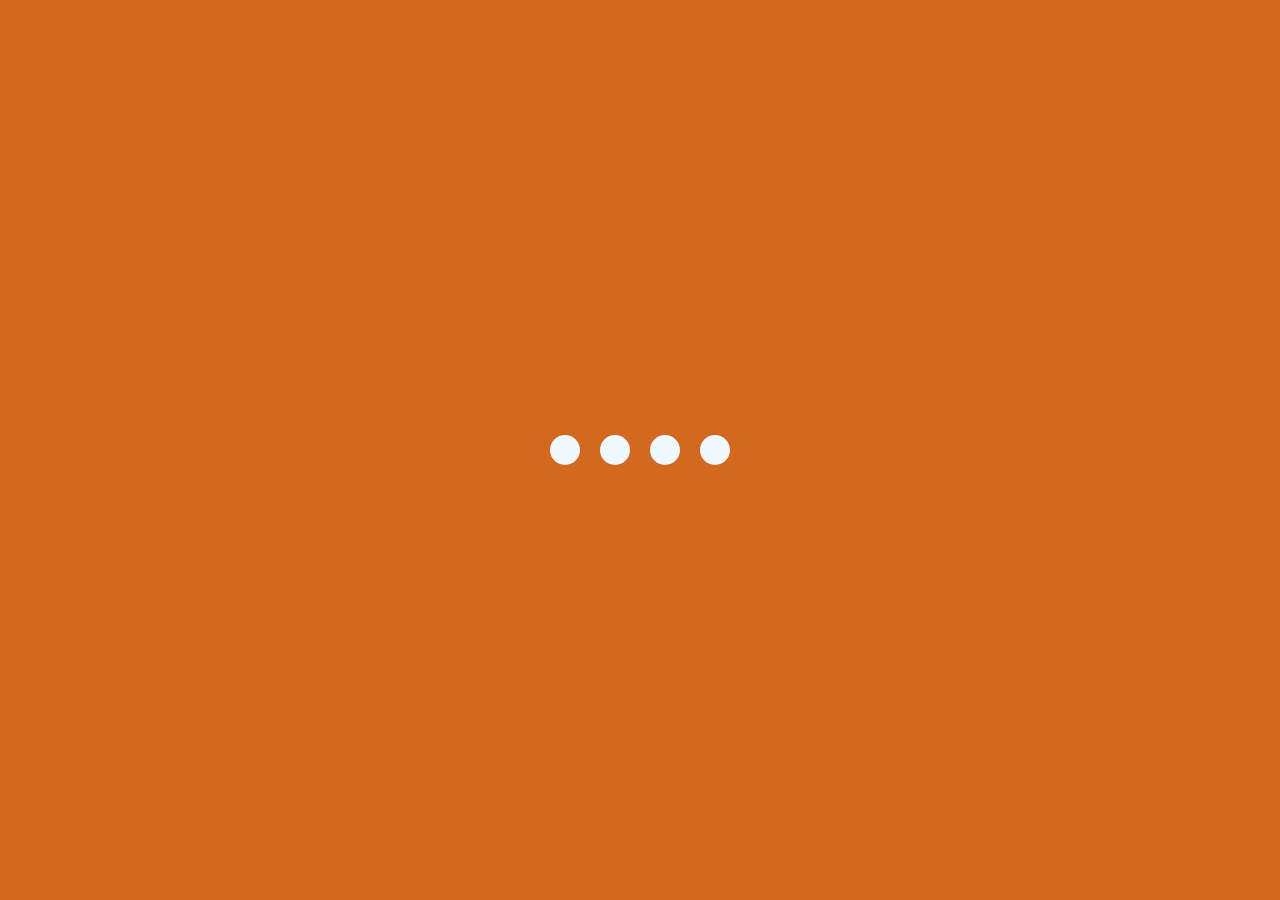
<file: 02-loading-animation/index.html>
<!DOCTYPE html>
<html lang="en">
<head>
    <meta charset="UTF-8">
    <meta name="viewport" content="width=\, initial-scale=1.0">
    <link rel="stylesheet" href="style.css">
    <title>Loading Animation</title>
</head>
<body>
    <section class="backgroud">
        <div class="loading-bar">
            <div class="load one"></div>
            <div class="load two"></div>
            <div class="load three"></div>
            <div class="load four"></div>
        </div>
    </section>
</body>
</html>
</file>
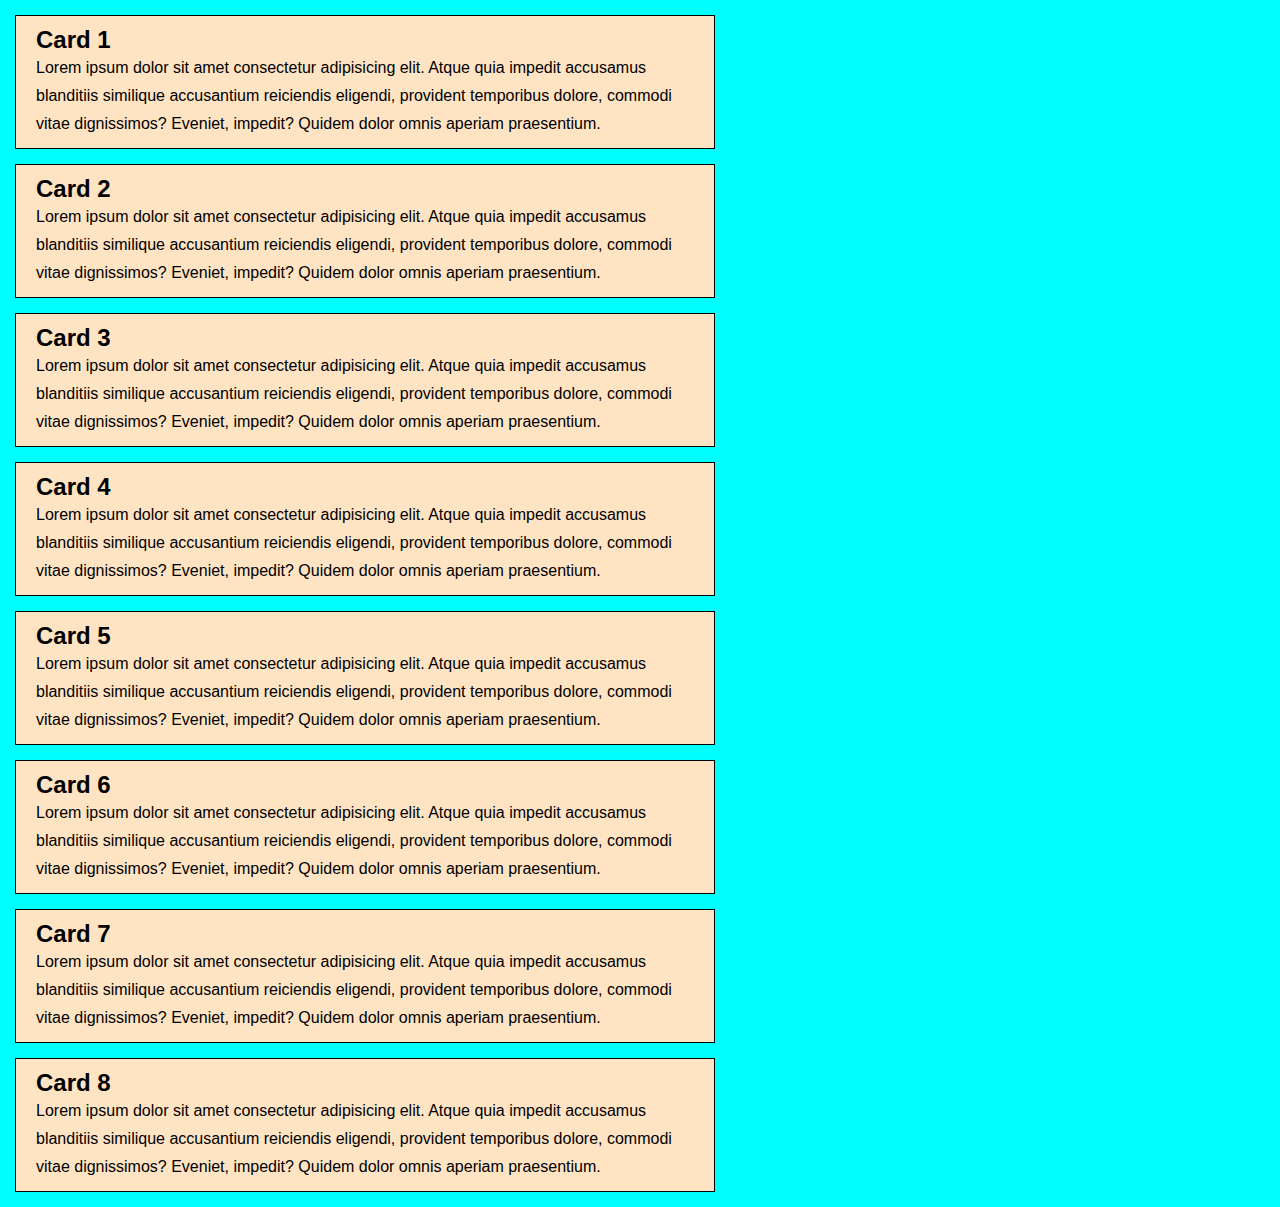
<file: 03-modern-scrollbars/index.html>
<!DOCTYPE html>
<html lang="en">

<head>
    <meta charset="UTF-8">
    <meta name="viewport" content="width=device-width, initial-scale=1.0">
    <link rel="stylesheet" href="style.css">
    <title>Document</title>
</head>

<body>
    <section>
        <div class="card">
            <h2>Card 1</h2>
            <p>Lorem ipsum dolor sit amet consectetur adipisicing elit. Atque quia impedit accusamus blanditiis
                similique accusantium reiciendis eligendi, provident temporibus dolore, commodi vitae dignissimos?
                Eveniet, impedit? Quidem dolor omnis aperiam praesentium.</p>
        </div>
        <div class="card">
            <h2>Card 2</h2>
            <p>Lorem ipsum dolor sit amet consectetur adipisicing elit. Atque quia impedit accusamus blanditiis
                similique accusantium reiciendis eligendi, provident temporibus dolore, commodi vitae dignissimos?
                Eveniet, impedit? Quidem dolor omnis aperiam praesentium.</p>
        </div>
        <div class="card">
            <h2>Card 3</h2>
            <p>Lorem ipsum dolor sit amet consectetur adipisicing elit. Atque quia impedit accusamus blanditiis
                similique accusantium reiciendis eligendi, provident temporibus dolore, commodi vitae dignissimos?
                Eveniet, impedit? Quidem dolor omnis aperiam praesentium.</p>
        </div>
        <div class="card">
            <h2>Card 4</h2>
            <p>Lorem ipsum dolor sit amet consectetur adipisicing elit. Atque quia impedit accusamus blanditiis
                similique accusantium reiciendis eligendi, provident temporibus dolore, commodi vitae dignissimos?
                Eveniet, impedit? Quidem dolor omnis aperiam praesentium.</p>
        </div>
        <div class="card">
            <h2>Card 5</h2>
            <p>Lorem ipsum dolor sit amet consectetur adipisicing elit. Atque quia impedit accusamus blanditiis
                similique accusantium reiciendis eligendi, provident temporibus dolore, commodi vitae dignissimos?
                Eveniet, impedit? Quidem dolor omnis aperiam praesentium.</p>
        </div>
        <div class="card">
            <h2>Card 6</h2>
            <p>Lorem ipsum dolor sit amet consectetur adipisicing elit. Atque quia impedit accusamus blanditiis
                similique accusantium reiciendis eligendi, provident temporibus dolore, commodi vitae dignissimos?
                Eveniet, impedit? Quidem dolor omnis aperiam praesentium.</p>
        </div>
        <div class="card">
            <h2>Card 7</h2>
            <p>Lorem ipsum dolor sit amet consectetur adipisicing elit. Atque quia impedit accusamus blanditiis
                similique accusantium reiciendis eligendi, provident temporibus dolore, commodi vitae dignissimos?
                Eveniet, impedit? Quidem dolor omnis aperiam praesentium.</p>
        </div>
        <div class="card">
            <h2>Card 8</h2>
            <p>Lorem ipsum dolor sit amet consectetur adipisicing elit. Atque quia impedit accusamus blanditiis
                similique accusantium reiciendis eligendi, provident temporibus dolore, commodi vitae dignissimos?
                Eveniet, impedit? Quidem dolor omnis aperiam praesentium.</p>
        </div>
    </section>
</body>

</html>
</file>
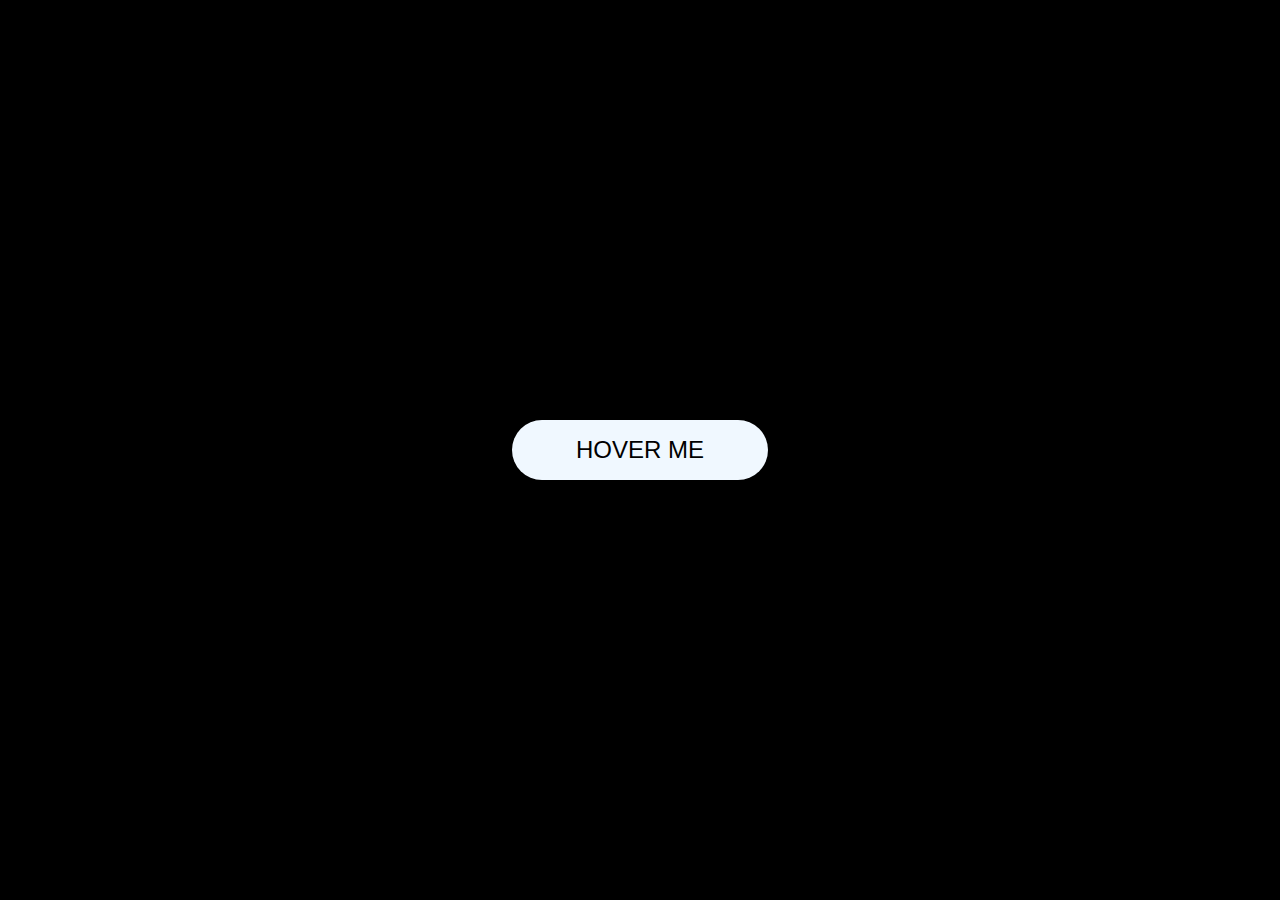
<file: 04-buttons/btn-five/index.html>
<!DOCTYPE html>
<html lang="en">
<head>
    <meta charset="UTF-8">
    <meta name="viewport" content="width=device-width, initial-scale=1.0">
    <link rel="stylesheet" href="style.css">
    <title>Button five</title>
</head>
<body>
    <section class="content">
        <a href="">Hover me</a>
    </section>
</body>
</html>
</file>
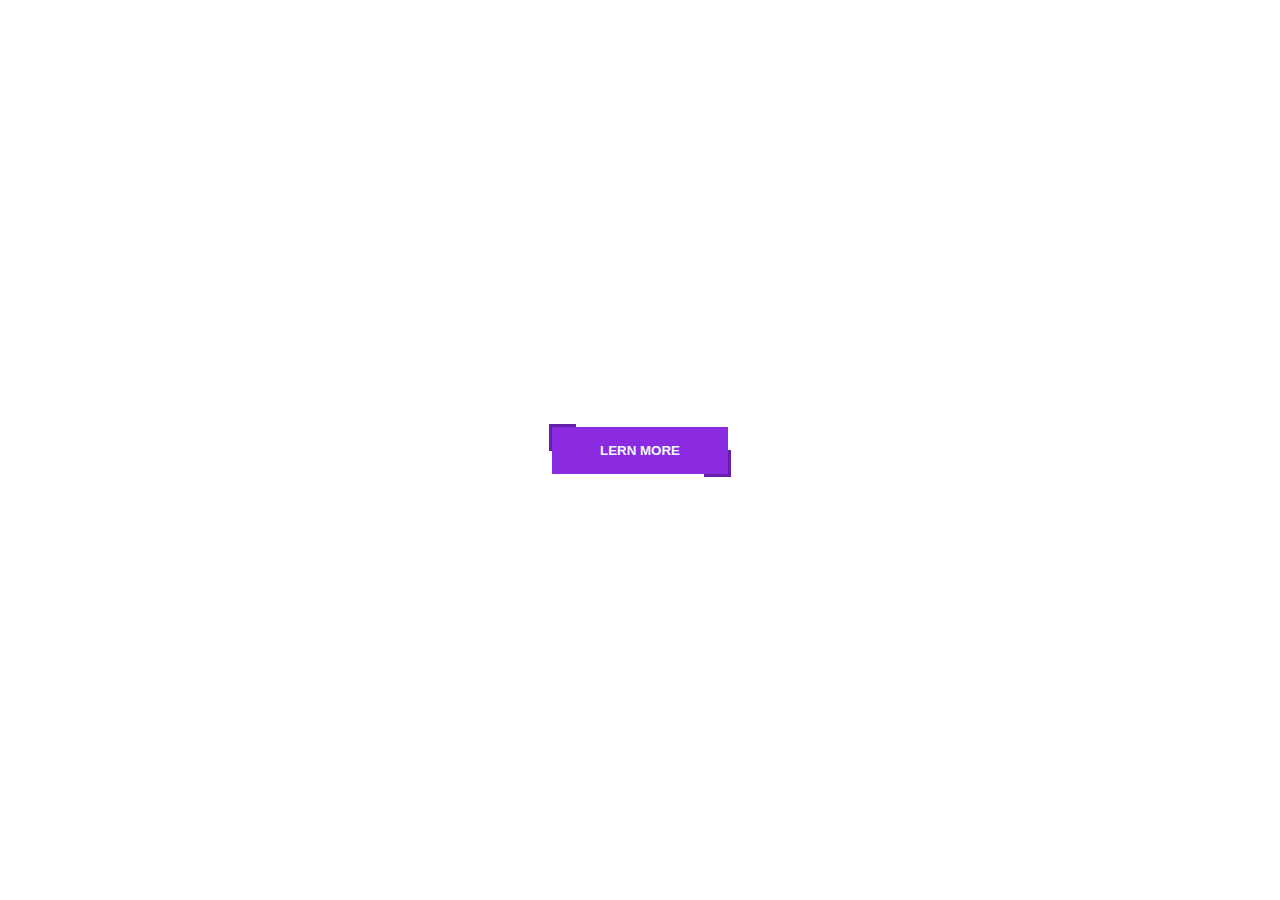
<file: 04-buttons/btn-four/index.html>
<!DOCTYPE html>
<html lang="en">
<head>
    <meta charset="UTF-8">
    <meta name="viewport" content="width=device-width, initial-scale=1.0">
    <link rel="stylesheet" href="style.css">
    <title>Button four</title>
</head>
<body>
    <section class="content">
       <button class="btn">Lern More</button>
    </section>
</body>
</html>
</file>
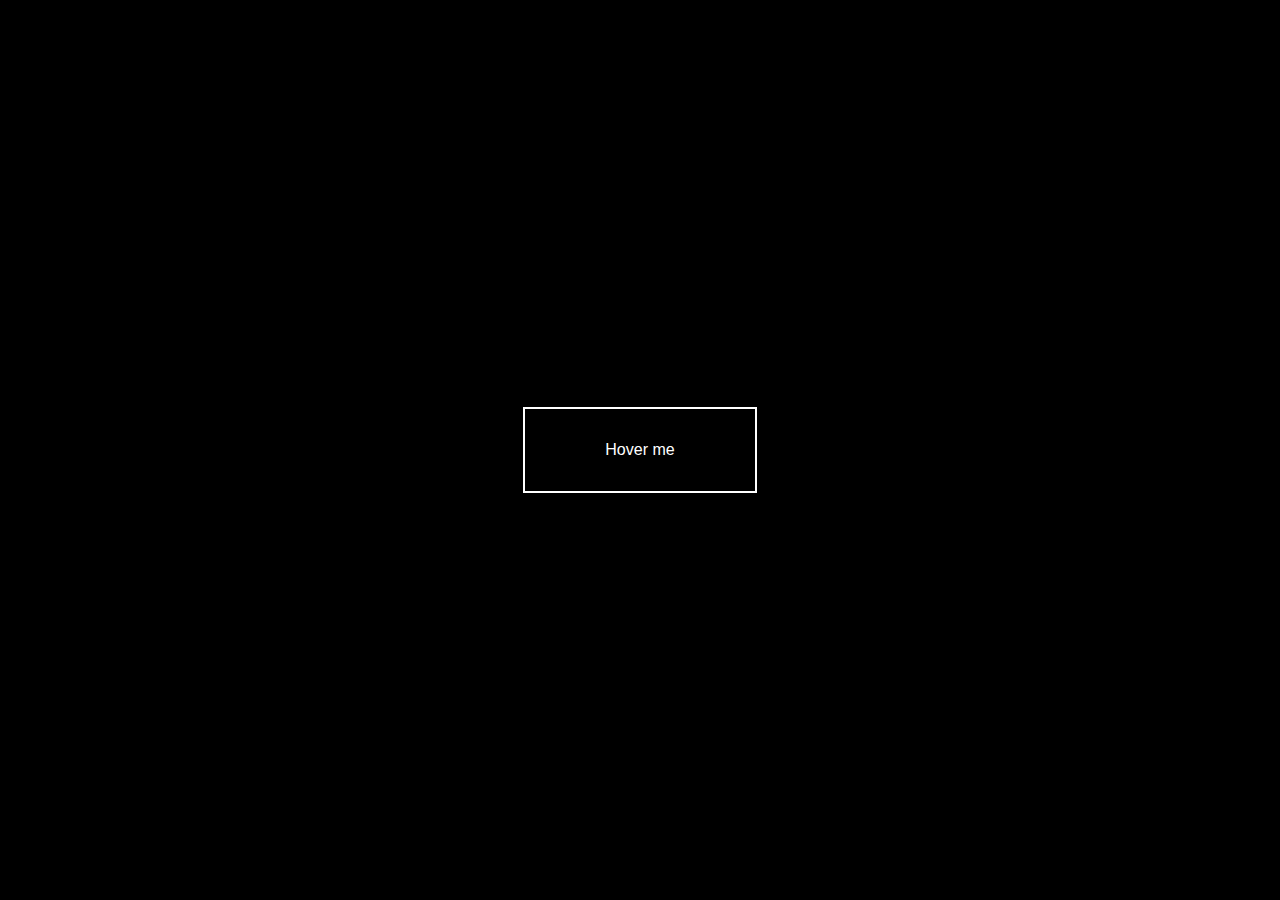
<file: 04-buttons/btn-one/index.html>
<!DOCTYPE html>
<html lang="en">
<head>
    <meta charset="UTF-8">
    <meta name="viewport" content="width=device-width, initial-scale=1.0">
    <link rel="stylesheet" href="style.css">
    <title>Button One</title>
</head>
<body>
    <section class="content">
        <a href="">Hover me</a>
    </section>
</body>
</html>
</file>
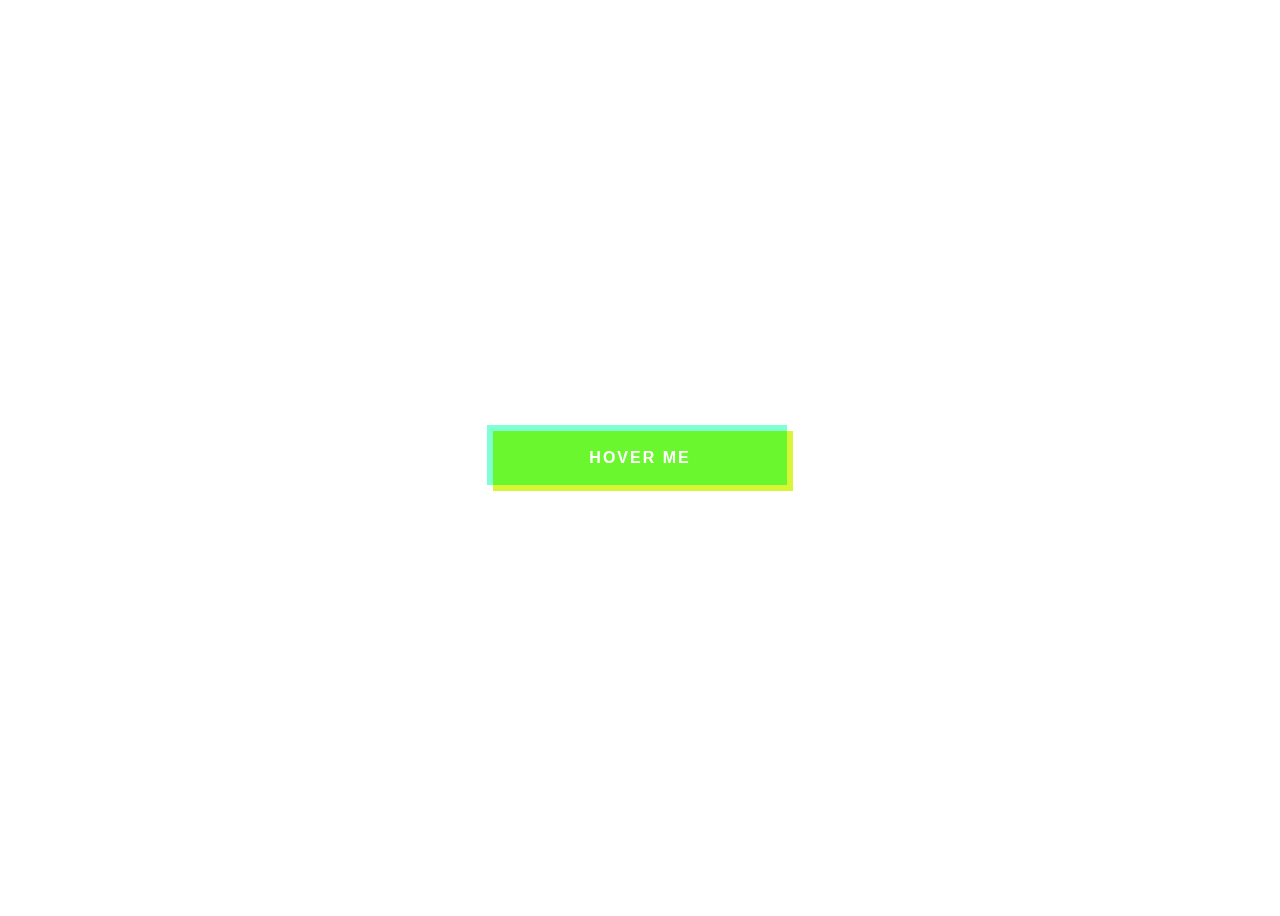
<file: 04-buttons/btn-three/index.html>
<!DOCTYPE html>
<html lang="en">
<head>
    <meta charset="UTF-8">
    <meta name="viewport" content="width=device-width, initial-scale=1.0">
    <link rel="stylesheet" href="style.css">
    <title>Button three</title>
</head>
<body>
        <a href="">Hover me</a>
</body>
</html>
</file>
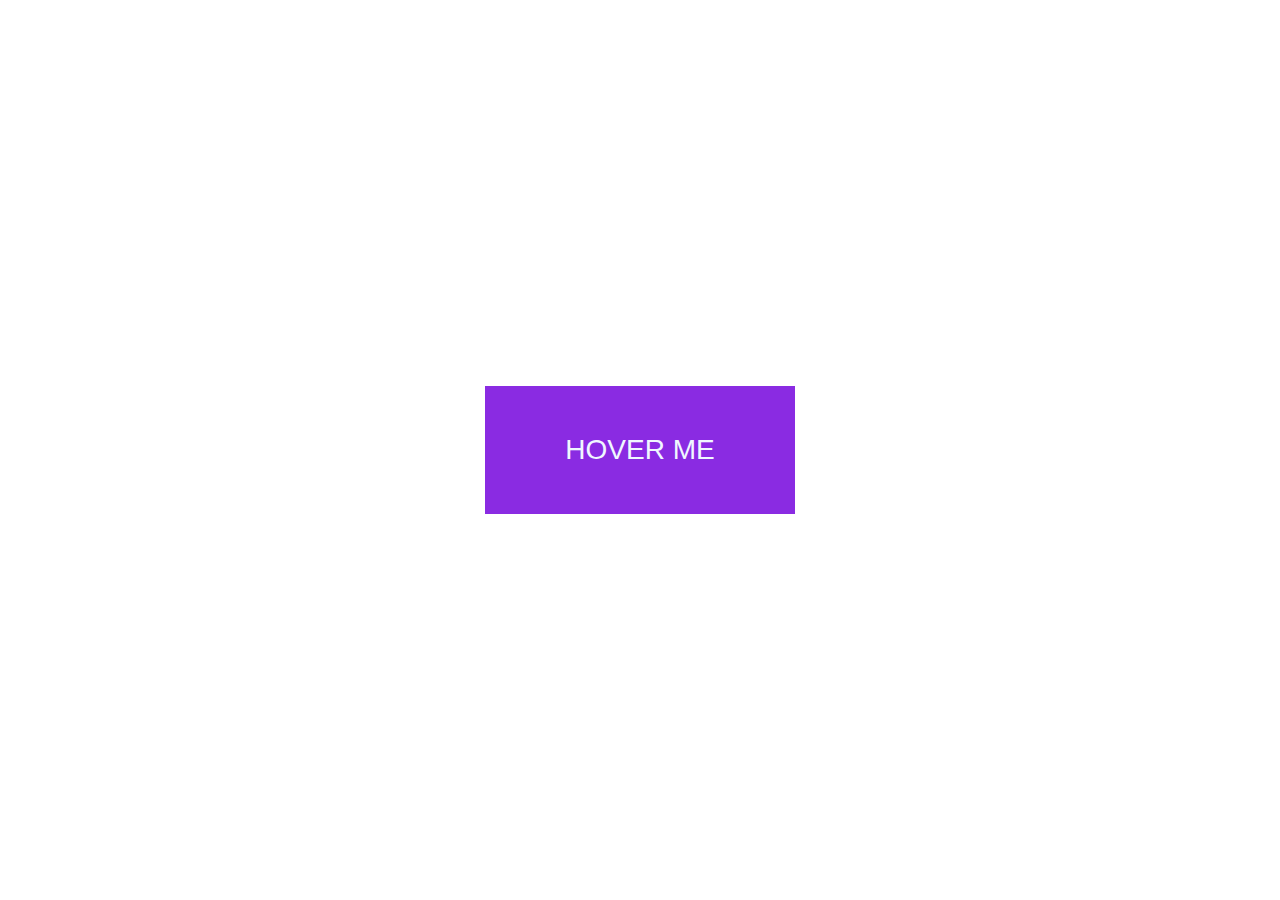
<file: 04-buttons/btn-two/index.html>
<!DOCTYPE html>
<html lang="en">
<head>
    <meta charset="UTF-8">
    <meta name="viewport" content="width=device-width, initial-scale=1.0">
    <link rel="stylesheet" href="style.css">
    <title>Button Two</title>
</head>
<body>
        <a href="">Hover me</a>
</body>
</html>
</file>
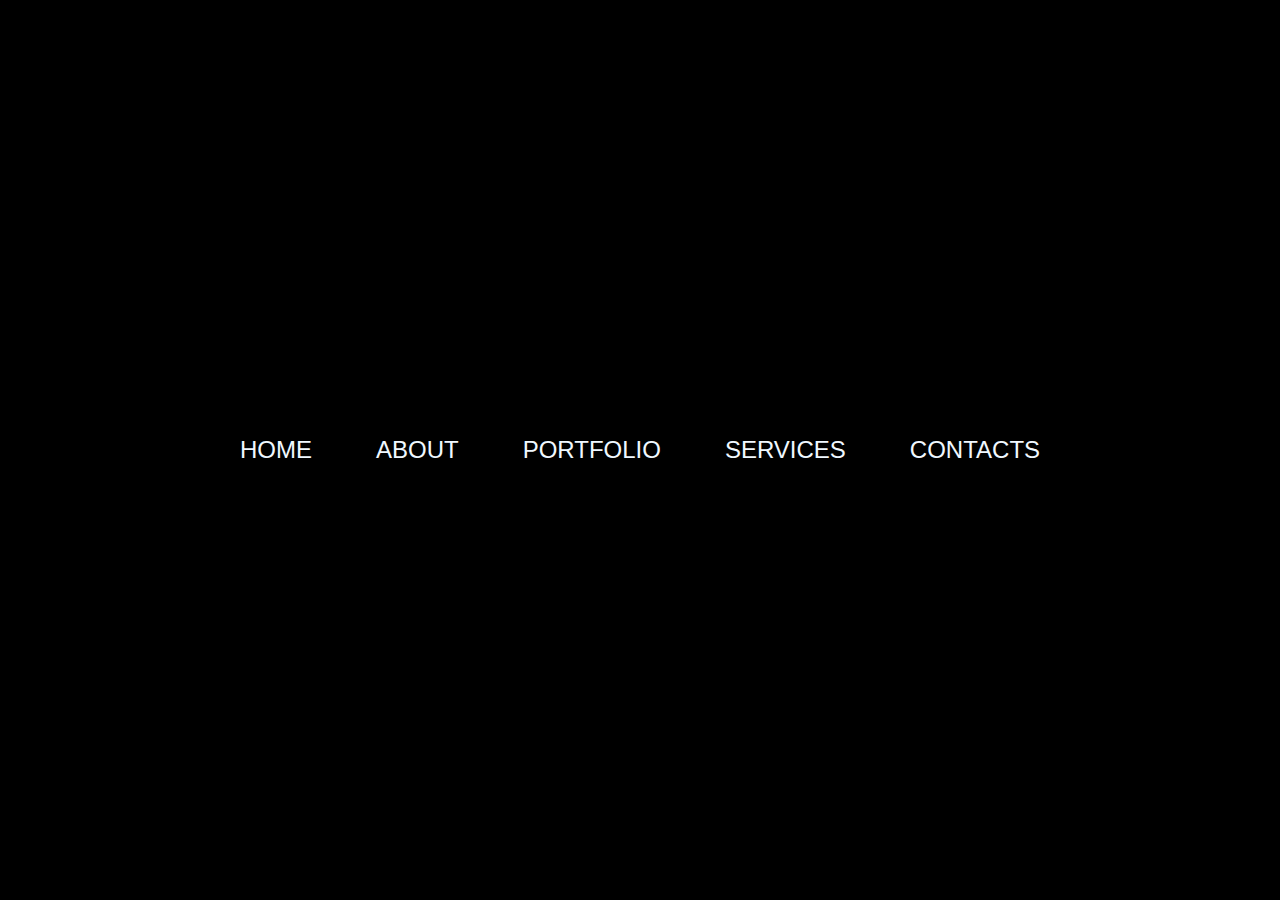
<file: 05-creative-menus/01-menu/index.html>
<!DOCTYPE html>
<html lang="en">
<head>
    <meta charset="UTF-8">
    <meta name="viewport" content="width=device-width, initial-scale=1.0">
    <link rel="stylesheet" href="style.css">
    
    <title>Document</title>
</head>
<body>
    <section class="container">
        <ul>
            <li><a href="#">Home</a></li>
            <li><a href="#">About</a></li>
            <li><a href="#">Portfolio</a></li>
            <li><a href="#">Services</a></li>
            <li><a href="#">Contacts</a></li>
        </ul>
    </section>
</body>
</html>
</file>
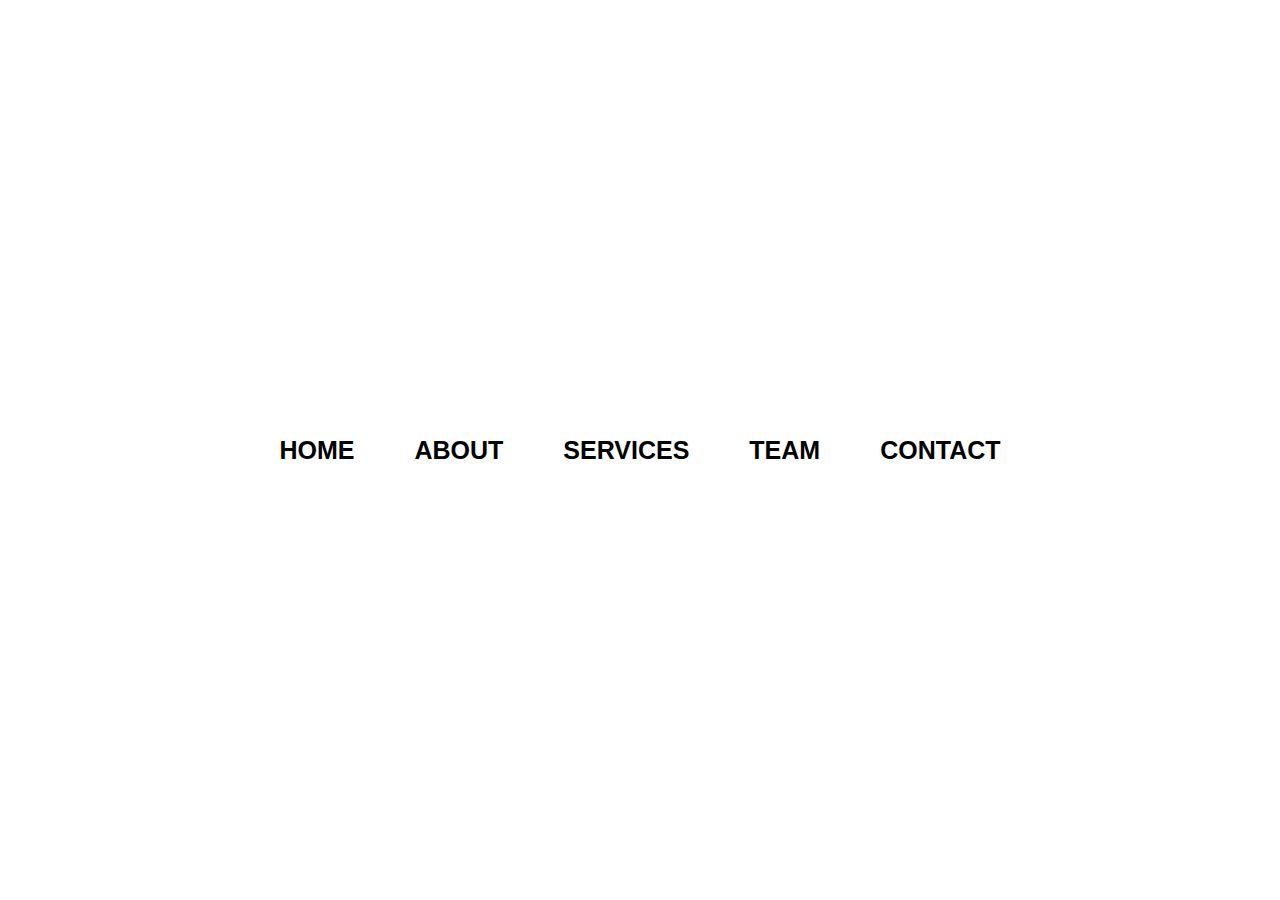
<file: 05-creative-menus/02-menu/index.html>
<!DOCTYPE html>
<html lang="en">
<head>
    <meta charset="UTF-8">
    <meta name="viewport" content="width=device-width, initial-scale=1.0">
    <link rel="stylesheet" href="style.css">
    
    <title>Document</title>
</head>
<body>
    <div class="container">
        <ul>
            <li><a class="list-items" href="">home</a></li>
            <li><a class="list-items" href="">about</a></li>
            <li><a class="list-items" href="">services</a></li>
            <li><a class="list-items" href="">team</a></li>
            <li><a class="list-items" href="">contact</a></li>
        </ul>
    </div>
</body>
</html>
</file>
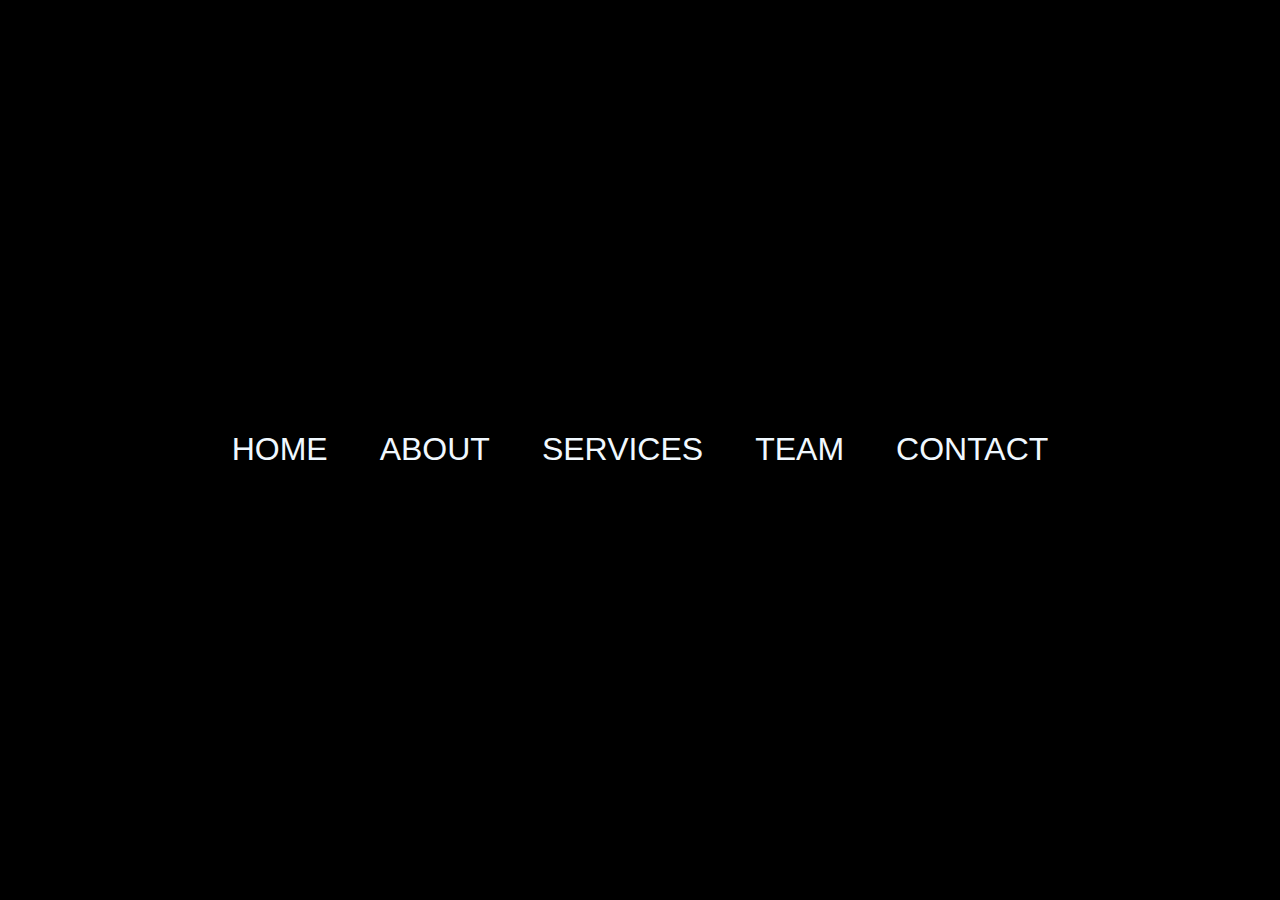
<file: 05-creative-menus/03-menu/index.html>
<!DOCTYPE html>
<html lang="en">
<head>
    <meta charset="UTF-8">
    <meta name="viewport" content="width=device-width, initial-scale=1.0">
    <link rel="stylesheet" href="style.css">
    
    <title>Document</title>
</head>
<body>

    <div class="container">
        <ul>
            <li><a href="" class="list-items">Home</a></li>
            <li><a href="" class="list-items">About</a></li>
            <li><a href="" class="list-items">Services</a></li>
            <li><a href="" class="list-items">Team</a></li>
            <li><a href="" class="list-items">Contact</a></li>
        </ul>
    </div>
    
</body>
</html>
</file>
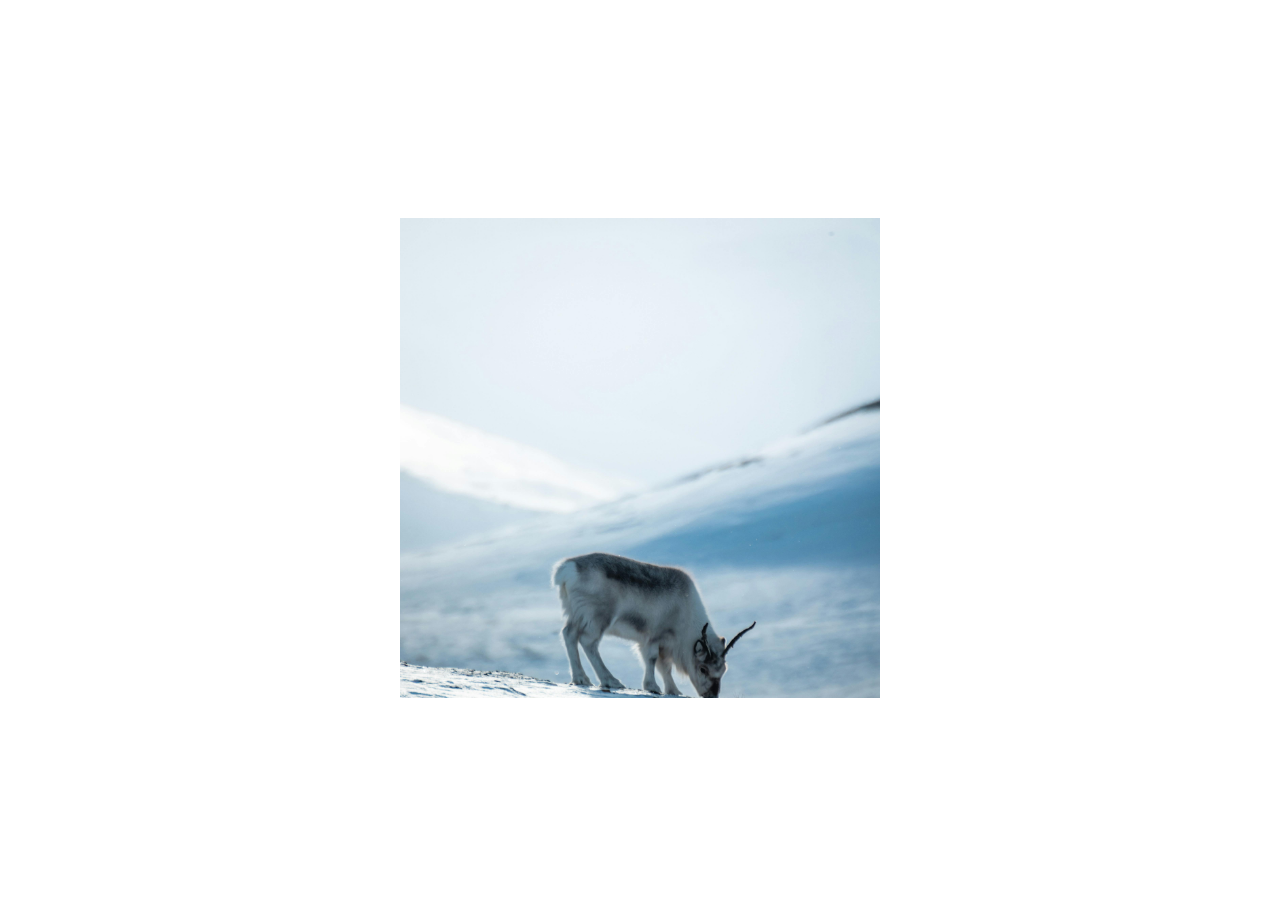
<file: 06-image-effect/01-effect/index.html>
<!DOCTYPE html>
<html lang="en">
<head>
    <meta charset="UTF-8">
    <meta name="viewport" content="width=device-width, initial-scale=1.0">
    <link rel="stylesheet" href="style.css">
    
    <title>Document</title>
</head>
<body>

    <section class="container">
        <img src="pexels-tomas-malik-793526-26690666.jpg" alt="">
        <article class="content">
            <h1>Welcome to the real world!❤️</h1>
            <h4>Write your content here!😊</h4>
        </article>
    </section>
    
</body>
</html>
</file>
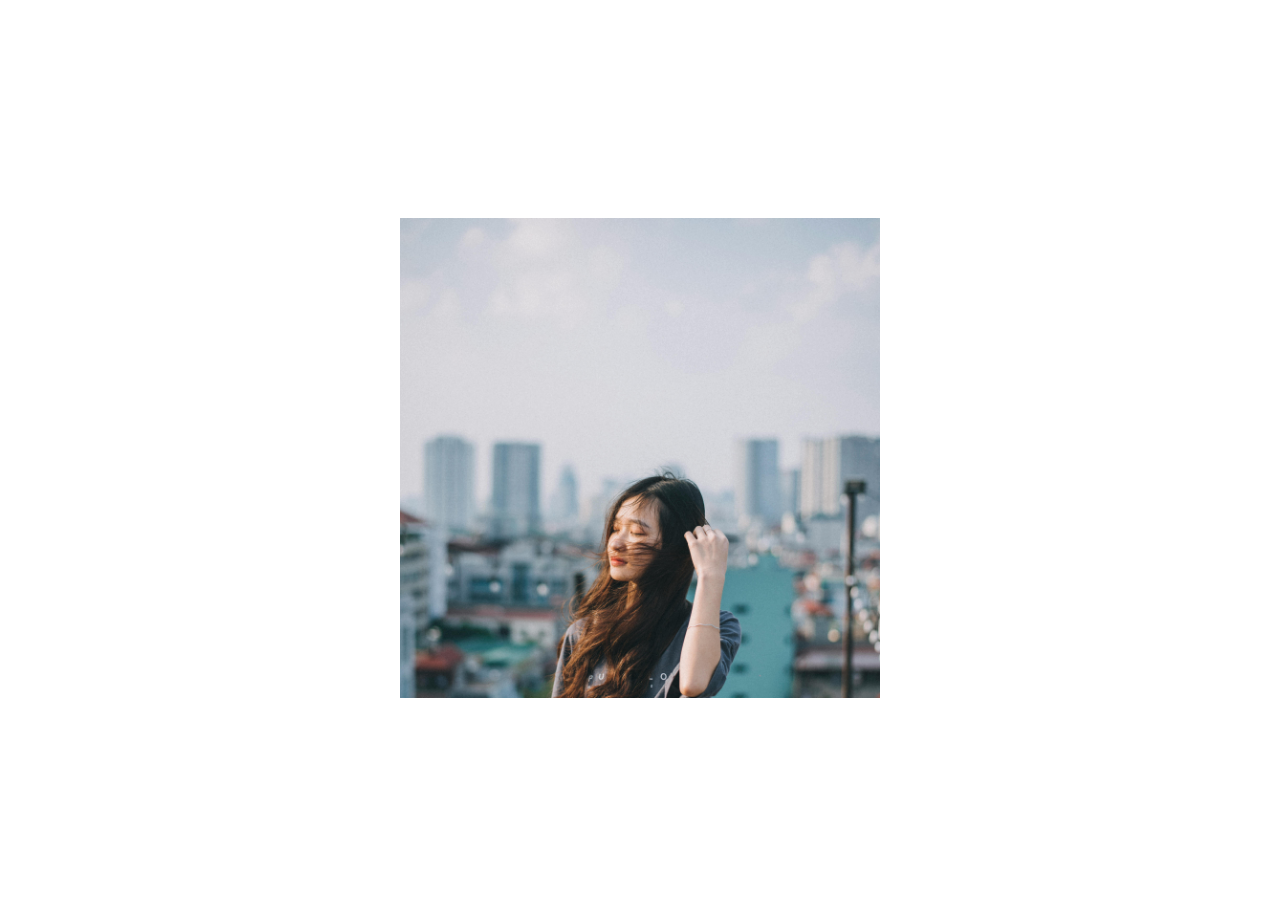
<file: 06-image-effect/02-effect/index.html>
<!DOCTYPE html>
<html lang="en">
<head>
    <meta charset="UTF-8">
    <meta name="viewport" content="width=device-width, initial-scale=1.0">
   <link rel="stylesheet" href="style.css">
    <title>Document</title>
</head>
<body>
    <section class="container">
        <img src="pexels-chuotanhls-17881368.jpg" alt="">
        <article class="content">
            <h1>Natural Beauty 💕</h1>
            <h4>Content here 👌</h4>
        </article>
    </section>
</body>
</html>
</file>
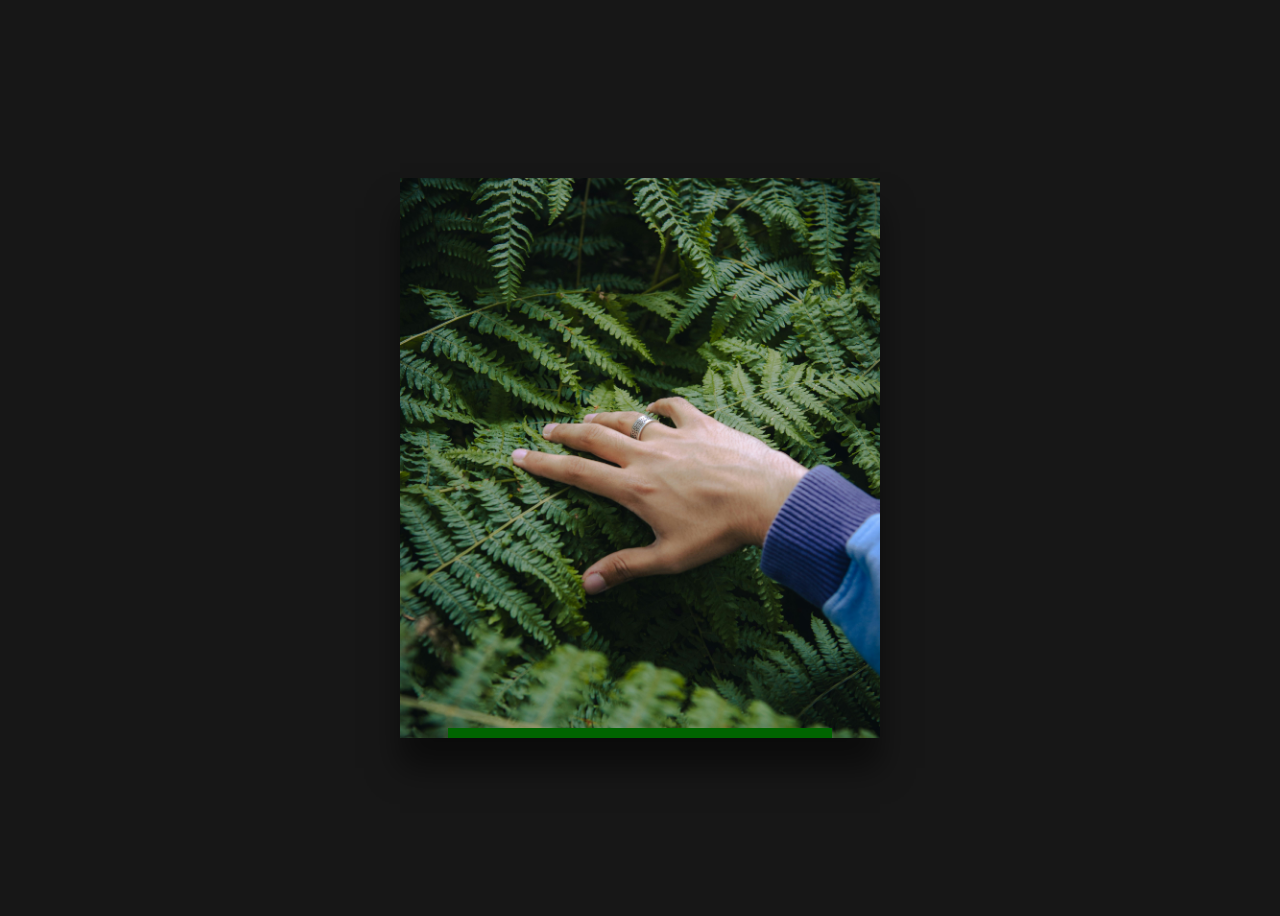
<file: 06-image-effect/03-effect/index.html>
<!DOCTYPE html>
<html lang="en">

<head>
    <meta charset="UTF-8">
    <meta name="viewport" content="width=device-width, initial-scale=1.0">
    <link rel="stylesheet" href="style.css">
    <title>Document</title>
</head>

<body>
    <section class="card">
        <div class="img-container">
            <img src="pexels-tnp-1464613945-27049323.jpg" alt="">
        </div>

        <section class="content">
            <h3>Real Life💕</h3>
            <p>Lorem ipsum dolor sit amet consectetur adipisicing elit. Ipsa, asperiores?</p>
            <a href="">Lern More</a>
        </section>
    </section>


</body>

</html>
</file>
<file: 02-loading-animation/style.css>
*{
    padding: 0;
    margin: 0;
    box-sizing: border-box;
}

body{
    background-color: chocolate;
}

.backgroud{
    display: flex;
    justify-content: center;
    align-items: center;
    min-height: 100vh;
}

.backgroud .loading-bar{
    display: flex;
    justify-content: space-between;
    padding: 0 20px;
}


.loading-bar .load{
    background: aliceblue;
    width: 30px;
    height: 30px;
    border-radius: 50px;
    margin: 0 10px;
    animation: load-animation 0.8s ease infinite;
}

.loading-bar .load.one{
    animation-delay: 0.3s;
}

.loading-bar .load.two{
    animation-delay: 0.4s;
}

.loading-bar .load.three{
    animation-delay: 0.5s;
}

@keyframes load-animation{

    0%{
        width: 30px;
        height: 30px;
    }
    50%{
        width: 20px;
        height: 20px;
    }
}
</file>
<file: 03-modern-scrollbars/style.css>
*{
    padding: 0;
    margin: 0;
    box-sizing: border-box;
    font-family: sans-serif;
}

body{
    background-color: aqua;
    
}

.card{
    width: 700px;
    background-color: bisque;
    line-height: 28px;
    border: 1px solid black;
    padding:10px 20px;
    margin: 15px;
}

::-webkit-scrollbar{
    background-color: transparent;
    width: 7px;
}

::-webkit-scrollbar-thumb{
    background-color: blueviolet;
}
</file>
<file: 04-buttons/btn-five/style.css>
* {
    padding: 0;
    margin: 0;
    box-sizing: border-box;
}

.content {
    display: flex;
    justify-content: center;
    align-items: center;
    height: 100vh;
    font-family: sans-serif;
    background-color: black;
}

a {
    position: absolute;
    color: black;
    background-color: aliceblue;
    text-decoration: none;
    text-transform: uppercase;
    padding: 1rem 4rem;
    font-size: 1.5rem;
    border-radius: 100px;
    transition: all 0.2s;
}

a:before {
    content: "";
    position: absolute;
    top: 0;
    left: 0;
    width: 100%;
    height: 100%;
    background-color: aliceblue;
    border-radius: 100%;
    transition: all 1s;
    z-index: -1;
}

a:hover:before{
    transform: scaleX(1.4) scaleY(1.6);
    opacity: 0;
}

a:hover{
    transform: translateX(-3px);
    box-shadow: 0 10px 20px rgba(0, 0, 0, 0.2s);
}

a:active{
    transform: translateY(-1px);
    box-shadow: 0 5px 10px rgba(0, 0, 0, 0.2s);
}
</file>
<file: 04-buttons/btn-four/style.css>
*{
    padding: 0;
    margin: 0;
    box-sizing: border-box;
}

.content{
    display: flex;
    justify-content: center;
    align-items: center;
    height: 100vh;
    font-family: sans-serif;
}

.btn{
    padding: 1rem 3rem;
    text-transform: uppercase;
    font-weight: bold;
    background-color: blueviolet;
    color: aliceblue;
    border: none;
    position: relative;
    
}

.btn::before{
    content: "";
    position: absolute;
    top: -3px;
    left:-3px;
    height: 24px;
    width: 24px;
    border-top: solid rgb(102, 31, 168);
    border-left: solid rgb(102, 31, 168);
    transition: all 0.2s;
}

.btn:hover::before{
    height: 100%;
    width: 100%;
}

.btn::after{
    content: "";
    position: absolute;
    bottom: -3.5px;
    right: -3px;
    height: 24px;
    width: 24px;
    border-bottom: solid rgb(102, 31, 168);
    border-right: solid rgb(102, 31, 168);
    transition: all 0.2s;
}

.btn:hover::after{
    height: 100%;
    width: 100%;
}
</file>
<file: 04-buttons/btn-one/style.css>
*{
    padding: 0;
    margin: 0;
    box-sizing: border-box;
}

.content{
    background-color: black;
    height: 100vh;
    display: flex;
    justify-content: center;
    align-items: center;
    font-family: sans-serif;
}

a{
    color: #ffffff;
    text-decoration: none;
    border: 2px solid white;
    padding: 2rem 5rem;
    position: relative;
    overflow: hidden;
    transition: all 1s;
}

a:before{
    content: "DOWNLOAD";
    font-weight: bold;
    color: #000;
    position: absolute;
    left: 0;
    top: 0;
    width: 100%;
    height: 100%;
    background-color: #ffffff;
    transform: translateY(100%);
    transition: all 1s;
    display: flex;
    justify-content: center;
    align-items: center;
}

a:hover:before{
    transform: translateY(0);
}
</file>
<file: 04-buttons/btn-three/style.css>
body{
    height: 100vh;
    display: flex;
    justify-content: center;
    align-items: center;
    font-family: sans-serif;
}

a{
    text-decoration: none;
    letter-spacing:2px;
    text-transform: uppercase;
    font-weight: bold;
    background: transparent;
    width: 300px;
    height: 60px;
    display: flex;
    justify-content: center;
    align-items: center;
    position: relative;
    transition: all 0.2s;
    color: white;
    /*text-align: center;
    line-height: 60px;*/
}

a::before{
    content: "";
    position: absolute;
    top: -3px;
    left: -3px;
    width: 100%;
    height: 100%;
    background-color: aquamarine;
    z-index: -1;
    mix-blend-mode: multiply;
    transition: all 0.2s;
    transform-origin: top;
}

a::after{
    content: "";
    position: absolute;
    top: 3px;
    left: 3px;
    width: 100%;
    height: 100%;
    background-color: rgb(215, 247, 54);
    z-index: -1;
    mix-blend-mode: multiply;
    transition: all 0.2s;
    transform-origin: bottom;
}

a:hover::before{
    top: -6px;
    left: 0;
    transform: perspective(1000px) rotateX(75deg);
}

a:hover::after{
    top: 6px;
    left: 0;
    transform: perspective(1000px) rotateX(-75deg);
}

a:hover{
    color: black;
}
</file>
<file: 04-buttons/btn-two/style.css>
*{
    padding: 0;
    margin: 0;
    box-sizing: border-box;
}

body{
    font-family: sans-serif;
    display: flex;
    justify-content: center;
    align-items: center;
    height: 100vh;
}

a{
    text-transform: uppercase;
    text-decoration: none;
    background-color: blueviolet;
    color: aliceblue;
    padding: 3rem 5rem;
    font-size: 28px;
    position: relative;
}

a::before{
    content: "BUTTON";
    position: absolute;
    left: 0;
    top: 0;
    width: 100%;
    height: 100%;
    display: flex;
    justify-content: center;
    align-items: center;
    background-color: deeppink;

    transform: rotateX(270deg);
    transform-origin: top;
    transition: all  0.5s;  
}

a::after{
    content: "BUTTON";
    position: absolute;
    left: 0;
    top: 0;
    width: 100%;
    height: 100%;
    background-color: burlywood; display: flex;
    justify-content: center;
    align-items: center;

    transform: rotateX(270deg);
    transform-origin: top;
    transition: all  0.5s;
    transition-delay: 0.25s;
}

a:hover::before,
a:hover::after{
    transform: rotateX(0);
}
</file>
<file: 05-creative-menus/01-menu/style.css>
*{
    margin: 0;
    padding: 0;
    box-sizing: border-box;
}

body{
    background-color: black;
}

.container{
    height: 100vh;
    display: flex;
    justify-content: center;
    align-items: center;
}

ul{
    padding: 0;
    margin: 0;
    display: flex;
    flex-wrap: wrap;
    text-align: center;
}

ul li{
    list-style: none;
}

ul li a{
    position: relative;
    padding: 1rem 2rem;
    color: aliceblue;
    text-decoration: none;
    font-size: 24px;
    font-family: sans-serif;
    text-transform: uppercase;
}

a::before{
    content: "";
    position: absolute;
    top:0;
    left: 0;
    width: 100%;
    height: 2px;
    background-color: aliceblue;
    transform: scaleX(0);
    transition: all 1s;
    transform-origin: left;
}

ul li a:hover::before,
ul li a:hover::after{
    transform: scaleX(1);
}

a::after{
    content: "";
    position: absolute;
    right: 0;
    bottom: 0;
    width: 100%;
    height: 2px;
    background-color: aliceblue;
    transform-origin: right;
    transform: scaleX(0);
    transition: all 1s;
}
</file>
<file: 05-creative-menus/02-menu/style.css>
*{
    padding: 0;
    margin: 0;
    box-sizing: border-box;
}

.container{
    height: 100vh;
    display: flex;
    justify-content: center;
    align-items: center;
    font-family: sans-serif;
    font-size: 25px;
}

ul{
    display: flex;
}

ul li{
    list-style: none;
}

.list-items{
    position: relative;
    display: block;
    text-decoration: none;
    color: black;
    text-transform: uppercase;
    padding: 15px 30px;
    font-weight: bold;
    transition: 1s;
}

.list-items::before{
    content: "";
    position: absolute;
    top: 0;
    left: 0;
    width: 100%;
    height: 100%;
    
    opacity: 0;
    transform: scaleY(2);
    transition: 1s;
    border-top: 2px solid crimson;
    border-bottom: 2px solid crimson;
    

}

.list-items:hover::before{
    transform: scaleY(1.2);
    opacity: 1;
    
}

.list-items::after{
    content: "";
    background-color: crimson;
    position: absolute;
    top: 0;
    left: 0;
    width: 100%;
    height: 100%;
    z-index: -1;
    transition: 1s;
    transform: scale(0);
    
}

.list-items:hover::after{
    transform: scale(1);
    
}

.list-items:hover{
    color: aliceblue;
}
</file>
<file: 05-creative-menus/03-menu/style.css>
*{
    padding: 0;
    margin: 0;
    box-sizing: border-box;
}

.container{
    height: 100vh;
    display: flex;
    justify-content: center;
    align-items: center;
    font-family: sans-serif;
    background-color: black;
}

ul{
    display: flex;
}

li{
    list-style: none;
}

.list-items{
    text-decoration: none;
    color: aliceblue;
    text-transform: uppercase;
    font-size: 2rem;
    padding: 0.4rem 1rem;
    margin: 0 10px;
    position: relative;
    transition: all 0.5s;
}

.list-items::before{
    content: "";
    position: absolute;
    bottom: 12px;
    left: 12px;
    width: 12px;
    height: 12px;
    border: 3px solid white;
    border-width: 0 0 3px 3px;
    opacity: 0;
    transition: all 0.6s;
}

.list-items:hover:before{
    opacity: 1;
    bottom: -8px;
    left:-8px
}

.list-items:after{
    content: "";
    position: absolute;
    top: 0;
    right: 0;
    width: 12px;
    height: 12px;
    border: 3px solid white;
    border-width: 3px 3px 0 0;
    opacity: 0;
    transition: all 0.6s;
}

.list-items:hover::after{
    opacity: 1;
    top: -8px;
    right: -8px;
}
</file>
<file: 06-image-effect/01-effect/style.css>
body{
    height: 100vh;
    display: flex;
    justify-content: center;
    align-items: center;
    font-family: sans-serif;
}

.container{
    width: 30rem;
    height: 30rem;
    position: relative;
    overflow: hidden;
}

.container img{
    width: 100%;
    transition: all 1s;
}

.content{
    position: absolute;
    top: 0;
    left: 0;
    height: 100%;
    width: 100%;

    display: flex;
    flex-direction: column;
    justify-content: center;
    align-items: center;
    color: #fff;
    transition: all 1s;
    background: rgb(23, 23, 23);
    transform: translateX(-100%);
}

.container:hover .content{
    transform: translateX(0);

}

.container:hover img{
    transform: translateX(100%);
}
</file>
<file: 06-image-effect/02-effect/style.css>
body{
    display: flex;
    justify-content: center;
    align-items: center;
    height: 100vh;
}

.container{
    width: 30rem;
    height: 30rem;
    position: relative;
    overflow: hidden;
}

.container img{
    width: 100%;
    transition: all 0.5s;
}

.content{
    position: absolute;
    bottom: 0;
    left: 0;
    width: 100%;
    height: 25%;

    display: flex;
    flex-direction: column;
    justify-content: center;
    align-items: center;
    color: #fff;
    transition: all 0.5s;
    background: rgb(23, 23, 23);
    transform: translateY(100%);
}

.container:hover .content{
    transform: translateY(0);
}

.container:hover img{
    transform: translateY(-20%);
}
</file>
<file: 06-image-effect/03-effect/style.css>
body{

    background: rgb(23,23,23);
    height: 100vh;
    display: flex;
    justify-content: center;
    align-items: center;
    font-family: sans-serif;

}

.card{
    position: relative;
    width: 30rem;
    height: 35rem;
    background-color: black;
    box-shadow: 0px 30px 30px rgba(0, 0, 0, 0.5);
}

.img-container{
    position: absolute;
    top: 0;
    left: 0;
    width: 100%;
    height: 100%;
    transition: 1s;
}

img{
    width: 100%;
    height: 100%;
    transition: 1s;
    object-fit: cover;
}
.content{
    position: absolute;
    left: 10%;
    bottom: 0px;
    width: 80%;
    height: 10px;
    background-color: darkgreen;
    text-align: center;
    transition: 0.5s;
    overflow: hidden;
    display: flex;
    flex-direction: column;
    align-items: center;
    justify-content: center;
}

h3{
    font-size: 30px;
    text-transform: uppercase;
    margin: 25px;
    color: aliceblue;
}

p{
    width: 80%;

    margin: 10px auto;
    font-size: 18px;
    transition: 0.5s;
    opacity: 0;
    line-height: 25px;
    color: aliceblue;
}

a{
    text-decoration: none;
    background-color: black;
    color: aliceblue;
    padding: 10px 15px;
    display: inline-block;
    margin-top: 10px;
    transition: 0.5s;
    opacity: 0;
    line-height: 25px;
    color: #fff;
}

.card:hover .content{
    height: 100%;
    width: 100%;
    left: 0;
}

.card:hover p,
.card:hover a{
    opacity: 1;
    transition-delay: 0.5s;
}
</file>
